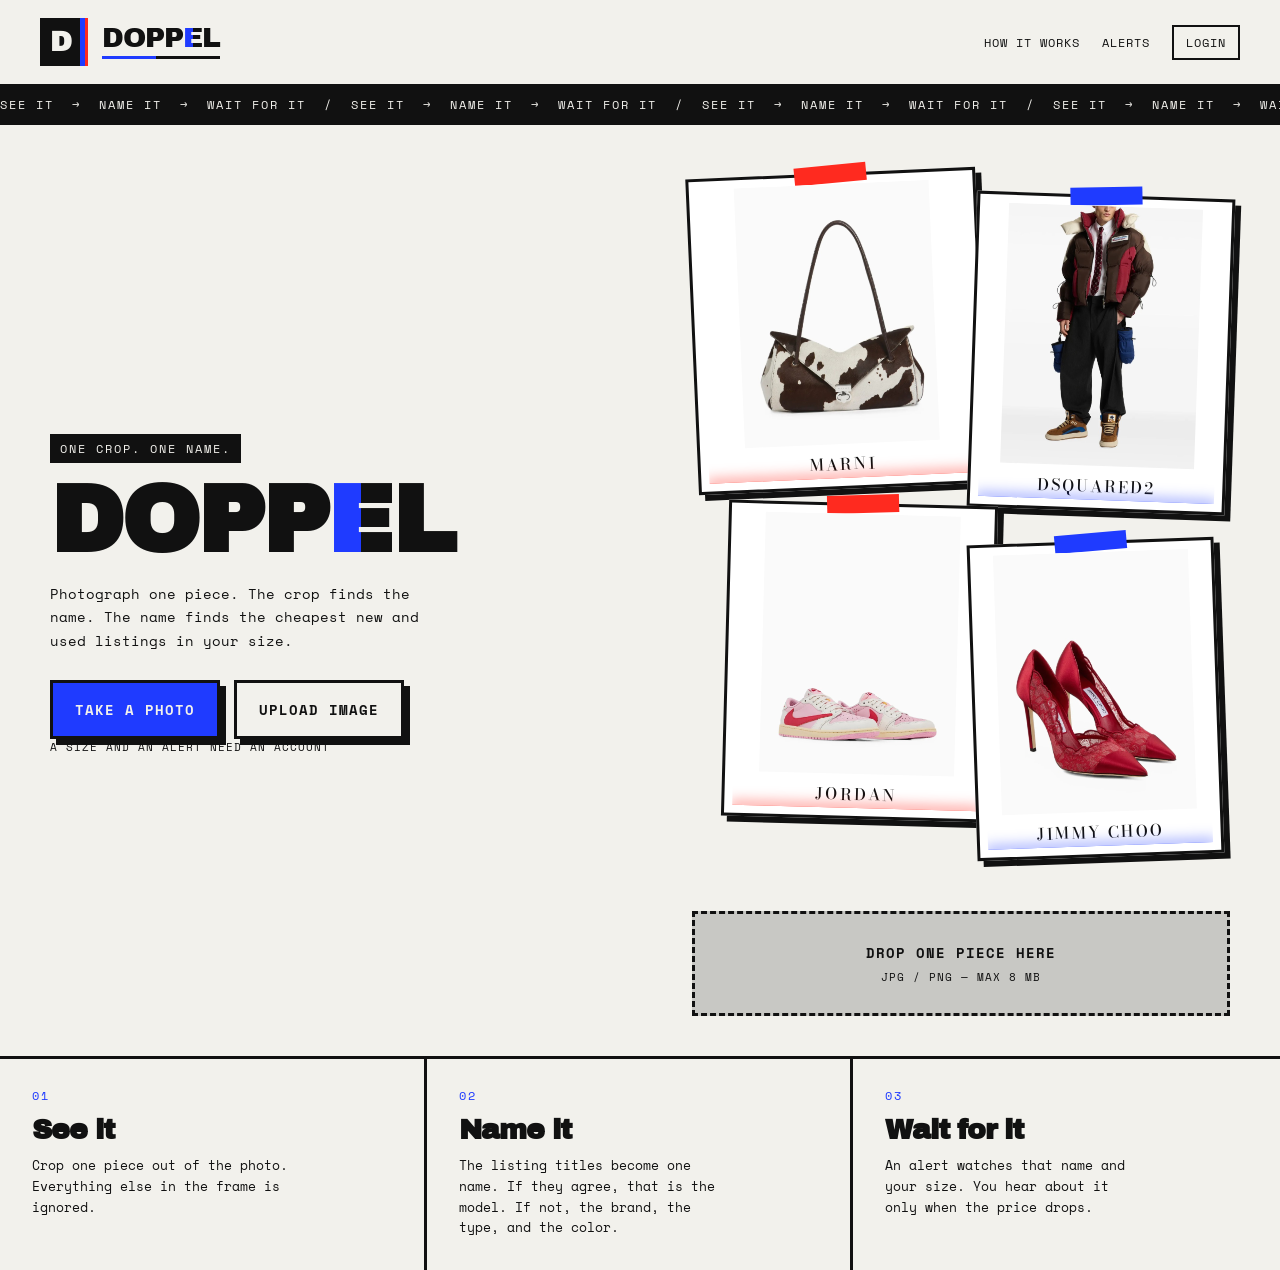
<file: frontend/index.html>
<!DOCTYPE html>
<html lang="en">
<head>
  <meta charset="utf-8">
  <meta name="viewport" content="width=device-width, initial-scale=1">
  <title>Doppel</title>
  <link rel="preconnect" href="https://fonts.googleapis.com">
  <link rel="preconnect" href="https://fonts.gstatic.com" crossorigin>
  <link href="https://fonts.googleapis.com/css2?family=Archivo+Black&family=Bodoni+Moda:opsz,wght@6..96,500&family=Space+Mono:wght@400;700&display=swap" rel="stylesheet">
  <link rel="stylesheet" href="styles.css">
</head>
<body data-page="home">
  <header>
    <a class="brand" href="index.html">
      <span class="mark" aria-hidden="true"><b>D</b><span class="stripes"><i></i><i></i></span></span>
      <span>
        <span class="word">DOPP<em>E</em>L</span>
        <span class="rule"></span>
      </span>
    </a>
    <nav>
      <a href="#how">How it works</a>
      <a href = "alerts.html"> Alerts </a>
      <a class="login" data-account href="login.html">Login</a>
    </nav>
  </header>

  <div class="marquee" aria-hidden="true"><span>SEE IT &nbsp;→&nbsp; NAME IT &nbsp;→&nbsp; WAIT FOR IT &nbsp;/&nbsp; SEE IT &nbsp;→&nbsp; NAME IT &nbsp;→&nbsp; WAIT FOR IT &nbsp;/&nbsp; SEE IT &nbsp;→&nbsp; NAME IT &nbsp;→&nbsp; WAIT FOR IT &nbsp;/&nbsp; SEE IT &nbsp;→&nbsp; NAME IT &nbsp;→&nbsp; WAIT FOR IT &nbsp;/&nbsp;</span></div>

  <section class="hero">
    <div>
      <div class="kicker">ONE CROP. ONE NAME.</div>
      <h1>DOPP<em>E</em>L</h1>
      <p class="sub">Photograph one piece. The crop finds the name. The name finds the cheapest new and used listings in your size.</p>
      <div class="actions">
        <button class="btn primary" id="shoot" type="button">Take a photo</button>
        <button class="btn" id="pick" type="button">Upload image</button>
      </div>
      <p class="note" data-note>A SIZE AND AN ALERT NEED AN ACCOUNT</p>
      <form id = "sizes" hidden>
        <div class = "split">
          <label class = "field">Clothes size <input name = "clothes_size" autocomplete="off" placeholder = "M"></label>
          <label class="field"> Shoe size <input name = "shoe_size" autocomplete="off" placeholder="40"></label>
        </div>
        <button class = "btn" type = "submit"> Save size </button>
      </form>
      <p class="note" data-status></p>
    </div>

    <div class="stage">
      <div class="stack">
        <figure class="polaroid p1">
          <div class="tape"></div>
          <div class="frame scan red">
            <img src="img/marni.webp" alt="Marni white and brown cow-print ponyhair e/w shoulder bag">
            <figcaption>Marni</figcaption>
          </div>
        </figure>
        <figure class="polaroid p2">
          <div class="tape blue"></div>
          <div class="frame scan blue">
            <img src="img/dsquared2.webp" alt="DSQUARED2 drawstring down jacket">
            <figcaption>Dsquared2</figcaption>
          </div>
        </figure>
        <figure class="polaroid p3">
          <div class="tape"></div>
          <div class="frame scan red">
            <img src="img/jordan.webp" alt="Jordan x Travis Scott Air Jordan 1 Low OG lace-up sneakers">
            <figcaption>Jordan</figcaption>
          </div>
        </figure>
        <figure class="polaroid p4">
          <div class="tape blue"></div>
          <div class="frame scan blue">
            <img src="img/jimmy-choo.webp" alt="Jimmy Choo Brigitte lace-panel pumps">
            <figcaption>Jimmy Choo</figcaption>
          </div>
        </figure>
      </div>
      <label class="drop">
        <strong>DROP ONE PIECE HERE</strong>
        <span>JPG / PNG — MAX 8 MB</span>
        <input id="file" type="file" accept="image/jpeg,image/png,image/webp">
      </label>
    </div>
  </section>

  <section class="steps" id="how">
    <article class="step">
      <small>01</small>
      <h2>See it</h2>
      <p>Crop one piece out of the photo. Everything else in the frame is ignored.</p>
    </article>
    <article class="step">
      <small>02</small>
      <h2>Name it</h2>
      <p>The listing titles become one name. If they agree, that is the model. If not, the brand, the type, and the color.</p>
    </article>
    <article class="step">
      <small>03</small>
      <h2>Wait for it</h2>
      <p>An alert watches that name and your size. You hear about it only when the price drops.</p>
    </article>
  </section>

  <section id="camera" class="camera" hidden>
    <header>
      <span class="word">DOPP<em>E</em>L</span>
      <button class="login" id="close-camera" type="button">Close</button>
    </header>
    <div class="view">
      <video id="video" playsinline autoplay muted></video>
    </div>
    <div class="shutter-row">
      <button id="shutter" type="button" aria-label="Take photo"></button>
    </div>
  </section>
  <script src="app.js"></script>
</body>
</html>
</file>
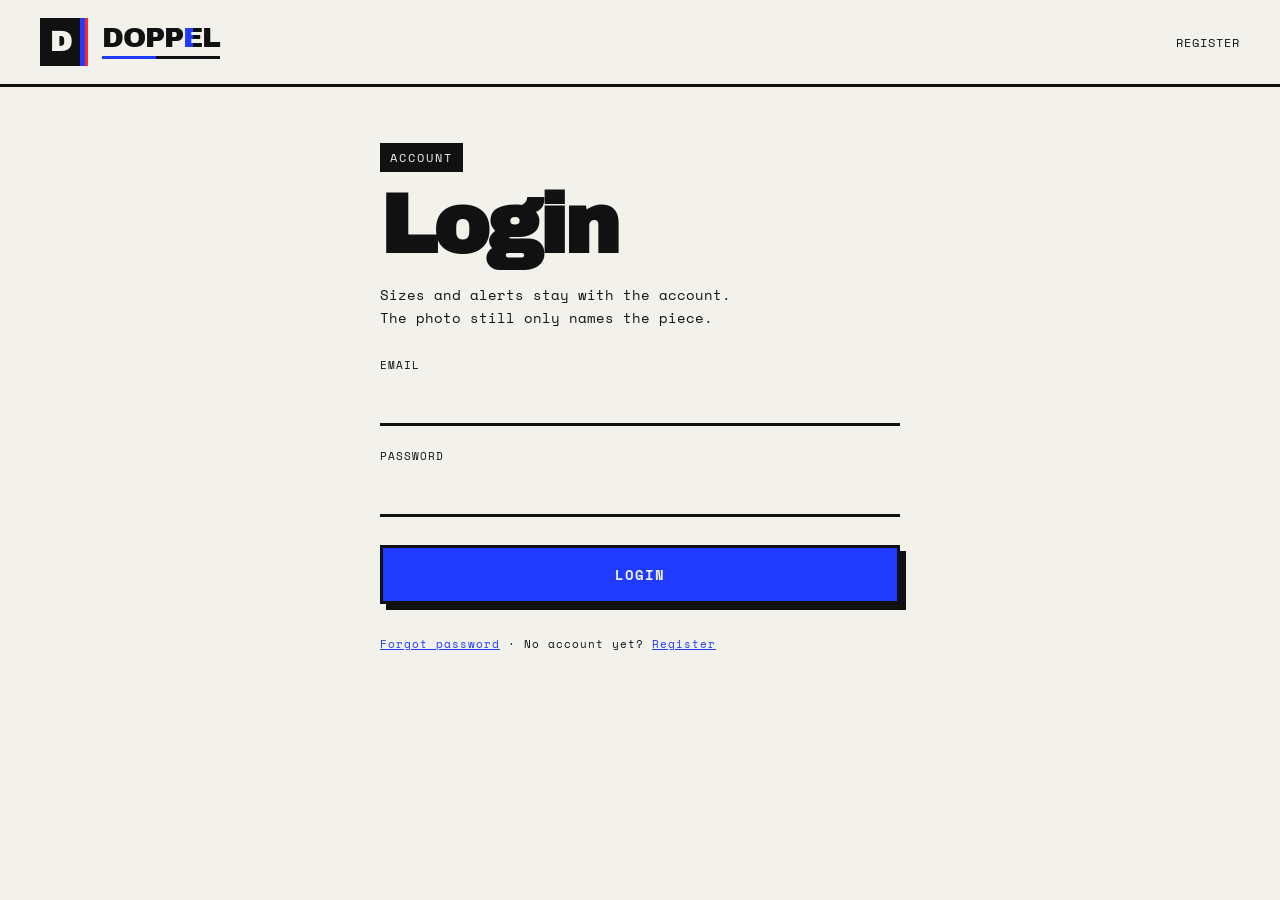
<file: frontend/alerts.html>
<html lang = "en">
    <head>
        <meta charset="utf-8">
        <meta name = "viewport" content="width=device-width, initial-scale=1">
        <title>Doppel - Alerts</title>
        <link rel="preconnect" href="https://fonts.googleapis.com">
        <link rel="preconnect" href="https://fonts.gstatic.com" crossorigin>
        <link href="https://fonts.googleapis.com/css2?family=Archivo+Black&family=Space+Mono:wght@400;700&display=swap" rel="stylesheet">
        <link rel="stylesheet" href="styles.css">
    </head>
    <body data-page = "alerts">
        <header>
    <a class="brand" href="index.html">
      <span class="mark" aria-hidden="true"><b>D</b><span class="stripes"><i></i><i></i></span></span>
      <span>
        <span class="word">DOPP<em>E</em>L</span>
        <span class="rule"></span>
      </span>
    </a>
    <nav>
      <a href="index.html">New photo</a>
      <a class="login" data-account href="login.html">Login</a>
    </nav>
  </header>
  <div class="marquee" aria-hidden="true"><span>SEE IT / NAME IT / WAIT FOR IT / SEE IT / NAME IT / WAIT FOR IT / </span></div>
  <main class="page">
    <div class="kicker">YOUR ALERTS</div>
    <h2 class="found">Watching</h2>
    <p class="note" data-status></p>
    <p class="sub" id="alert-empty" hidden>No alerts yet. Watch a price from a result.</p>
    <div id="alert-list"></div>
  </main>
  <script src="app.js"></script>
</body>
</html>
</file>
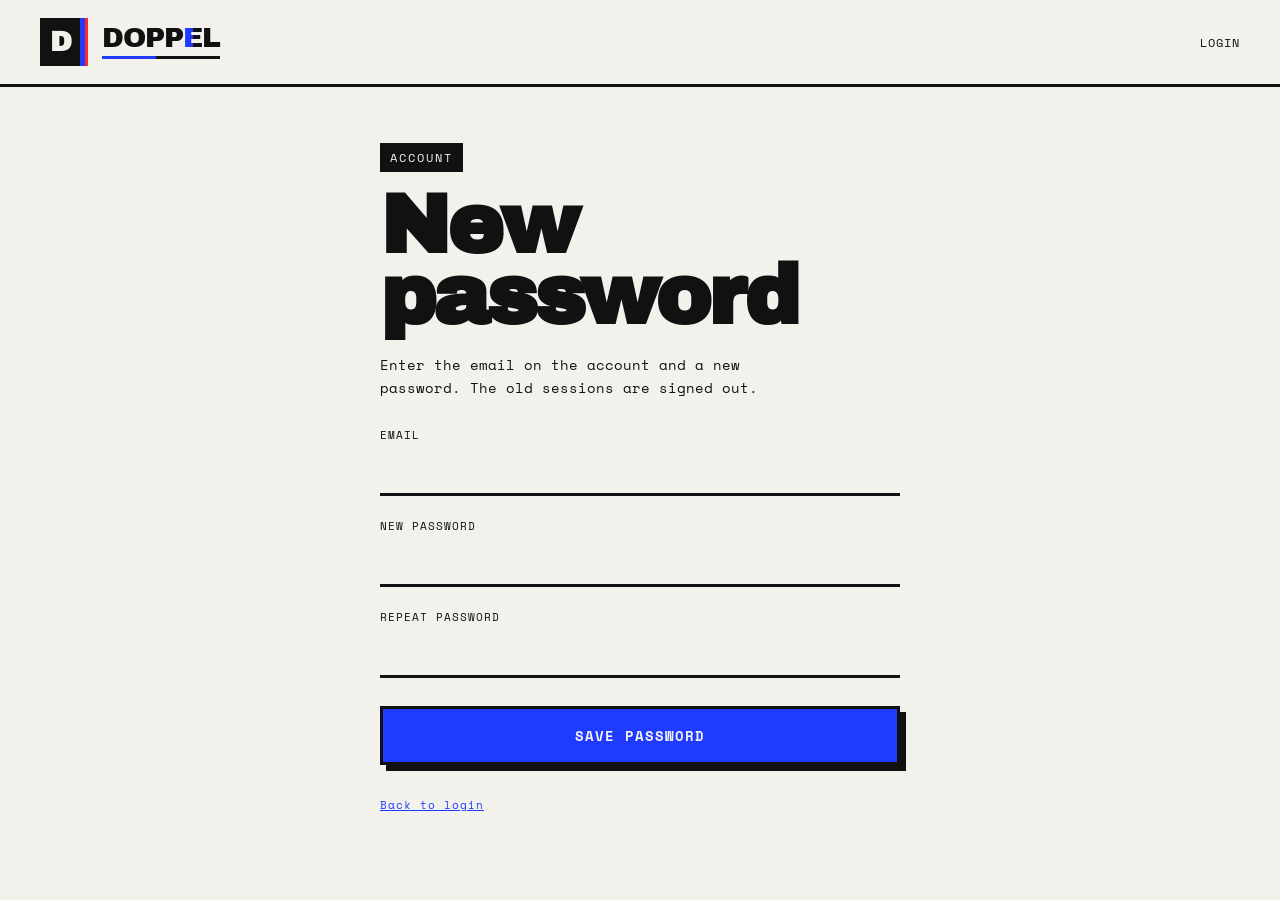
<file: frontend/forgot.html>
<!DOCTYPE html>
<html lang="en">
<head>
  <meta charset="utf-8">
  <meta name="viewport" content="width=device-width, initial-scale=1">
  <title>Doppel — Forgot password</title>
  <link rel="preconnect" href="https://fonts.googleapis.com">
  <link rel="preconnect" href="https://fonts.gstatic.com" crossorigin>
  <link href="https://fonts.googleapis.com/css2?family=Archivo+Black&family=Space+Mono:wght@400;700&display=swap" rel="stylesheet">
  <link rel="stylesheet" href="styles.css">
</head>
<body data-page="forgot">
  <header>
    <a class="brand" href="index.html">
      <span class="mark" aria-hidden="true"><b>D</b><span class="stripes"><i></i><i></i></span></span>
      <span>
        <span class="word">DOPP<em>E</em>L</span>
        <span class="rule"></span>
      </span>
    </a>
    <nav>
      <a href="login.html">Login</a>
    </nav>
  </header>

  <main class="auth">
    <div class="kicker">ACCOUNT</div>
    <h1>New password</h1>
    <p class="sub">Enter the email on the account and a new password. The old sessions are signed out.</p>
    <form id="forgot-form">
      <label class="field">Email<input type="email" name="email" autocomplete="email" required></label>
      <label class="field">New password<input type="password" name="password" autocomplete="new-password" required></label>
      <label class="field">Repeat password<input type="password" name="again" autocomplete="new-password" required></label>
      <button class="btn primary" type="submit">Save password</button>
      <p class="error" data-error></p>
    </form>
    <p class="note"><a href="login.html">Back to login</a></p>
  </main>
  <script src="app.js"></script>
</body>
</html>
</file>
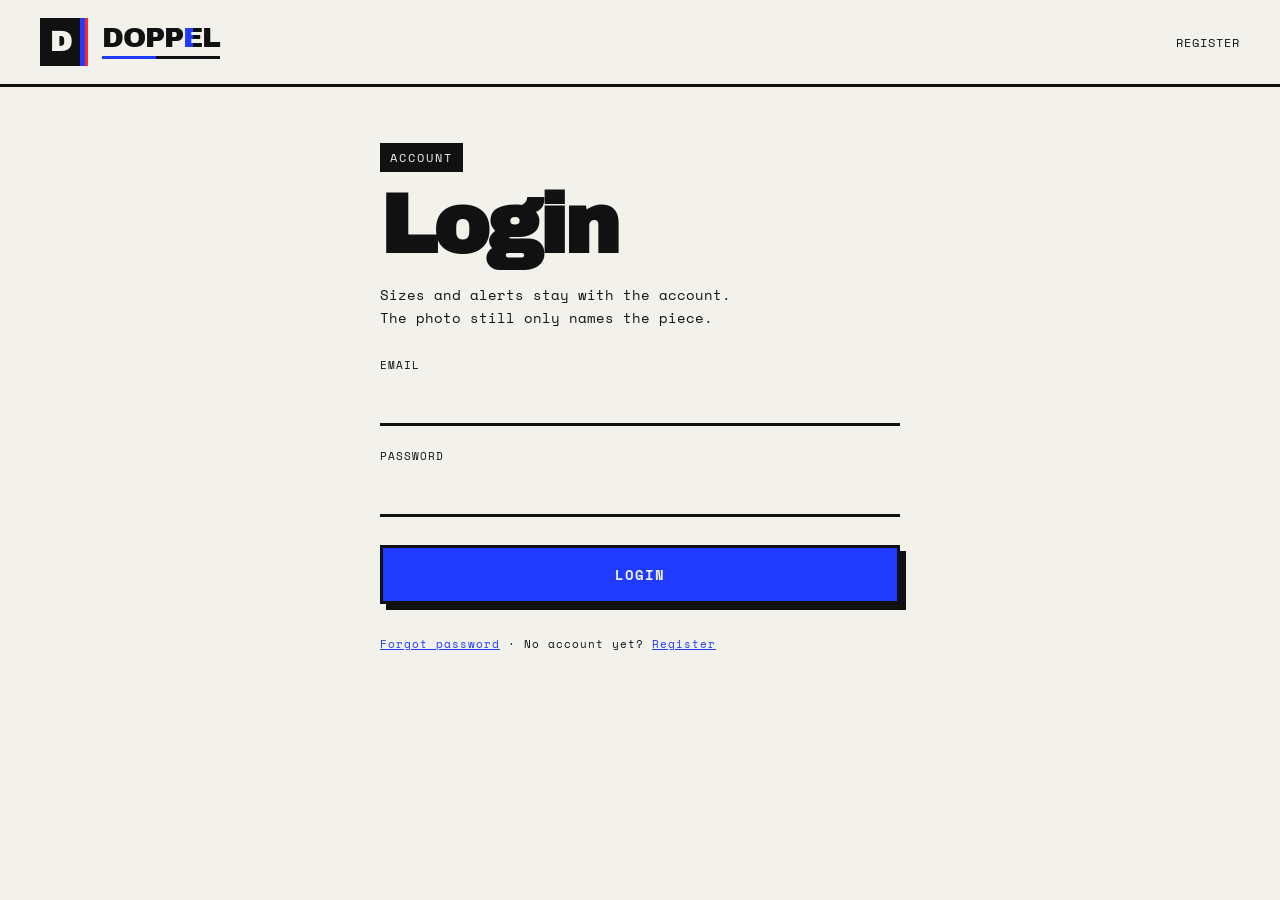
<file: frontend/login.html>
<!DOCTYPE html>
<html lang="en">
<head>
  <meta charset="utf-8">
  <meta name="viewport" content="width=device-width, initial-scale=1">
  <title>Doppel — Login</title>
  <link rel="preconnect" href="https://fonts.googleapis.com">
  <link rel="preconnect" href="https://fonts.gstatic.com" crossorigin>
  <link href="https://fonts.googleapis.com/css2?family=Archivo+Black&family=Space+Mono:wght@400;700&display=swap" rel="stylesheet">
  <link rel="stylesheet" href="styles.css">
</head>
<body data-page="login">
  <header>
    <a class="brand" href="index.html">
      <span class="mark" aria-hidden="true"><b>D</b><span class="stripes"><i></i><i></i></span></span>
      <span>
        <span class="word">DOPP<em>E</em>L</span>
        <span class="rule"></span>
      </span>
    </a>
    <nav>
      <a href="register.html">Register</a>
    </nav>
  </header>

  <main class="auth">
    <div class="kicker">ACCOUNT</div>
    <h1>Login</h1>
    <p class="sub">Sizes and alerts stay with the account. The photo still only names the piece.</p>
    <form id="login-form">
      <label class="field">Email<input type="email" name="email" autocomplete="email" required></label>
      <label class="field">Password<input type="password" name="password" autocomplete="current-password" required></label>
      <button class="btn primary" type="submit">Login</button>
      <p class="error" data-error></p>
    </form>
    <p class="note" data-notice></p>
    <p class="note"><a href="forgot.html">Forgot password</a> · No account yet? <a href="register.html">Register</a></p>
  </main>
  <script src="app.js"></script>
</body>
</html>
</file>
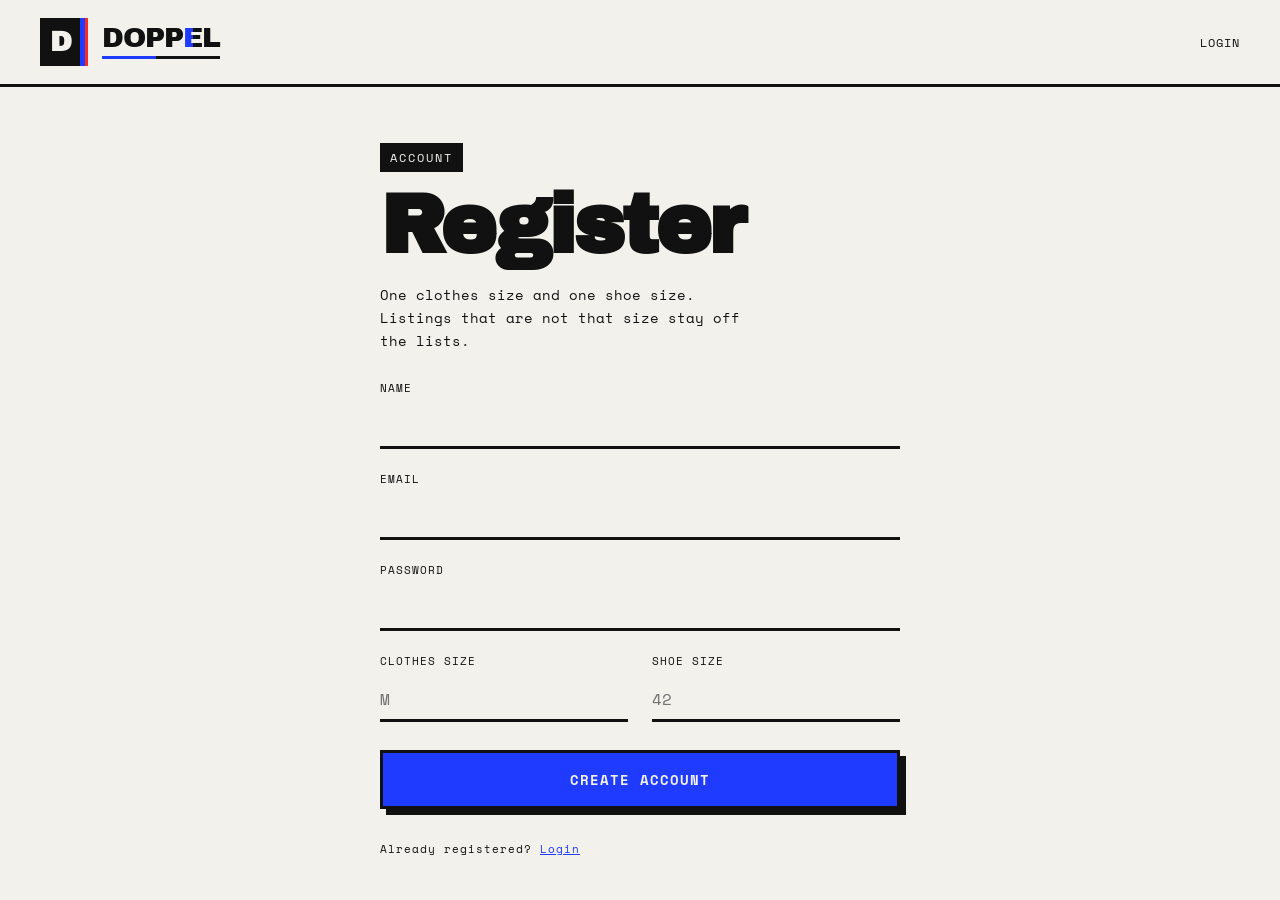
<file: frontend/register.html>
<!DOCTYPE html>
<html lang="en">
<head>
  <meta charset="utf-8">
  <meta name="viewport" content="width=device-width, initial-scale=1">
  <title>Doppel — Register</title>
  <link rel="preconnect" href="https://fonts.googleapis.com">
  <link rel="preconnect" href="https://fonts.gstatic.com" crossorigin>
  <link href="https://fonts.googleapis.com/css2?family=Archivo+Black&family=Space+Mono:wght@400;700&display=swap" rel="stylesheet">
  <link rel="stylesheet" href="styles.css">
</head>
<body data-page="register">
  <header>
    <a class="brand" href="index.html">
      <span class="mark" aria-hidden="true"><b>D</b><span class="stripes"><i></i><i></i></span></span>
      <span>
        <span class="word">DOPP<em>E</em>L</span>
        <span class="rule"></span>
      </span>
    </a>
    <nav>
      <a href="login.html">Login</a>
    </nav>
  </header>

  <main class="auth">
    <div class="kicker">ACCOUNT</div>
    <h1>Register</h1>
    <p class="sub">One clothes size and one shoe size. Listings that are not that size stay off the lists.</p>
    <form id="register-form">
      <label class="field">Name<input name="name" autocomplete="name" required></label>
      <label class="field">Email<input type="email" name="email" autocomplete="email" required></label>
      <label class="field">Password<input type="password" name="password" autocomplete="new-password" required></label>
      <div class="split">
        <label class="field">Clothes size<input name="clothes_size" autocomplete="off" placeholder="M"></label>
        <label class="field">Shoe size<input name="shoe_size" autocomplete="off" placeholder="42"></label>
      </div>
      <button class="btn primary" type="submit">Create account</button>
      <p class="error" data-error></p>
    </form>
    <p class="note">Already registered? <a href="login.html">Login</a></p>
  </main>
  <script src="app.js"></script>
</body>
</html>
</file>
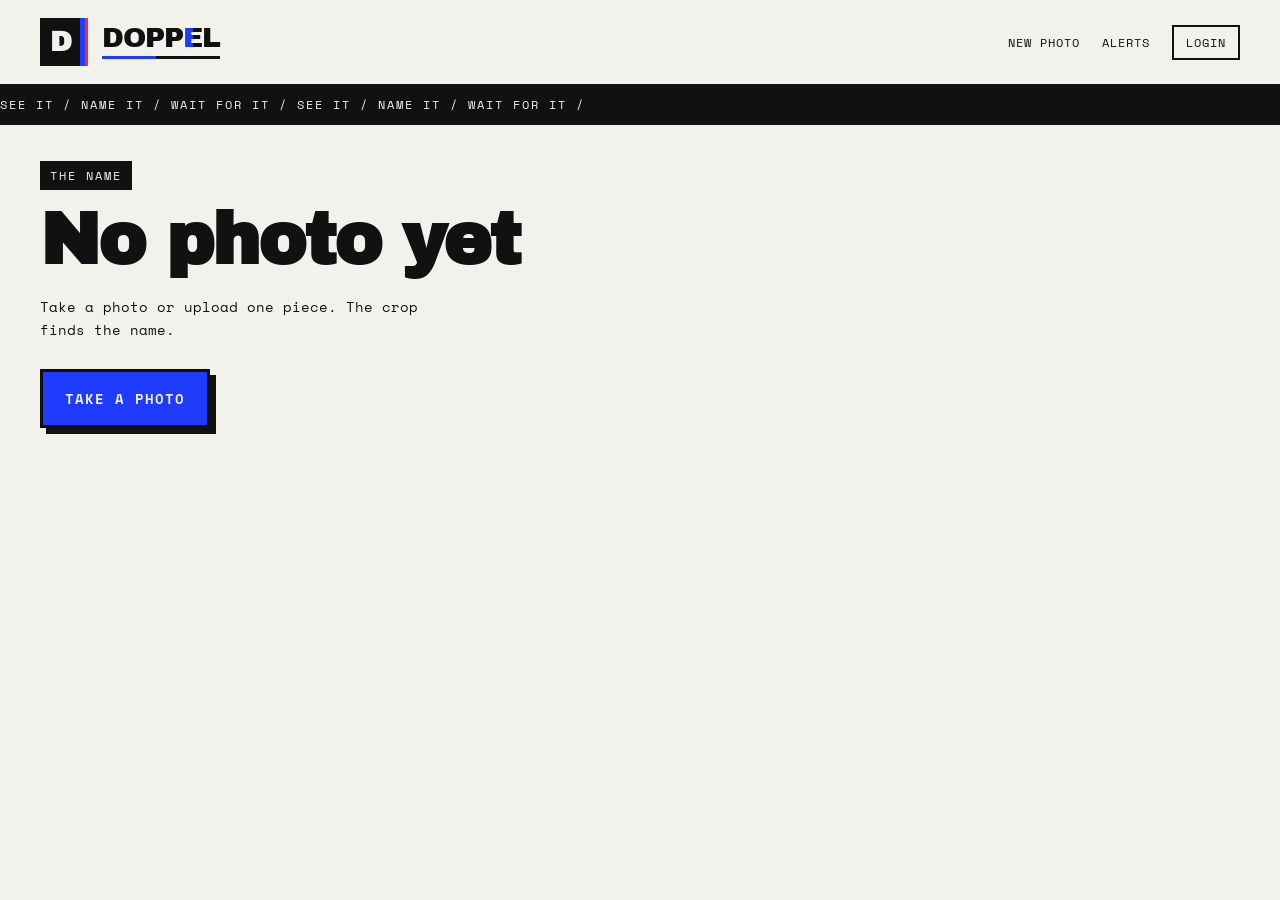
<file: frontend/results.html>
<!DOCTYPE html>
<html lang="en">
<head>
  <meta charset="utf-8">
  <meta name="viewport" content="width=device-width, initial-scale=1">
  <title>Doppel</title>
  <link rel="preconnect" href="https://fonts.googleapis.com">
  <link rel="preconnect" href="https://fonts.gstatic.com" crossorigin>
  <link href="https://fonts.googleapis.com/css2?family=Archivo+Black&family=Space+Mono:wght@400;700&display=swap" rel="stylesheet">
  <link rel="stylesheet" href="styles.css">
</head>
<body data-page="results">
  <header>
    <a class="brand" href="index.html">
      <span class="mark" aria-hidden="true"><b>D</b><span class="stripes"><i></i><i></i></span></span>
      <span>
        <span class="word">DOPP<em>E</em>L</span>
        <span class="rule"></span>
      </span>
    </a>
    <nav>
      <a href="index.html">New photo</a>
      <a href = "alerts.html"> Alerts </a>
      <a class="login" data-account href="login.html">Login</a>
    </nav>
  </header>

  <div class="marquee" aria-hidden="true"><span>SEE IT / NAME IT / WAIT FOR IT / SEE IT / NAME IT / WAIT FOR IT / </span></div>

  <main class="page" id="empty" hidden>
    <div class="kicker">THE NAME</div>
    <h2 class="found">No photo yet</h2>
    <p class="sub">Take a photo or upload one piece. The crop finds the name.</p>
    <a class="btn primary" href="index.html">Take a photo</a>
  </main>

  <main class="page" id="hit" hidden>
    <div class="page-head">
      <div>
        <div class="kicker">THE NAME</div>
        <h2 class="found" id="piece-name"></h2>
        <p class="meta" id="piece-meta"></p>
      </div>
      <button class="btn primary" id="watch" type="button">Watch this price</button>
    </div>

    <div class="query">
      <figure class="qimg">
        <div class="tape"></div>
        <img id="crop" alt="The crop that was named">
        <div class="tag">YOUR CROP</div>
      </figure>
      <div class="readout" id="readout"></div>
    </div>

    <div class="ask">
      <p class="note" data-status></p>
      <button class="btn" id="similar" type="button" hidden>Show similar</button>
    </div>

    <div class="lists">
      <section>
        <div class="list-head">
          <h3>New</h3>
          <span>CHEAPEST FIRST</span>
        </div>
        <div id="new-list"></div>
      </section>
      <section>
        <div class="list-head">
          <h3>Used</h3>
          <span>SAME PIECE, WORN</span>
        </div>
        <div id="used-list"></div>
      </section>
    </div>
    <section id="similar-section" hidden>
      <div class="list-head">
        <h3>Similar</h3>
        <span>NOT THE SAME PIECE</span>
      </div>
      <div id="similar-list"></div>
    </section>
  </main>
  <script src="app.js"></script>
</body>
</html>
</file>
<file: frontend/styles.css>
:root {
  --paper: #f2f1ec;
  --ink: #111111;
  --cobalt: #1f3bff;
  --tape: #ff2a1f;
  --concrete: #c8c8c4;
  --line: 3px;
}

* { box-sizing: border-box; margin: 0; padding: 0; }

html { scroll-behavior: smooth; }

body {
  min-height: 100vh;
  background: var(--paper);
  color: var(--ink);
  font-family: "Archivo Black", "Arial Black", sans-serif;
  -webkit-font-smoothing: antialiased;
}

img { display: block; max-width: 100%; }

a { color: inherit; }

button, label.drop { font: inherit; }

.mono {
  font-family: "Space Mono", "Courier New", monospace;
  font-weight: 400;
}

header {
  display: flex;
  align-items: center;
  justify-content: space-between;
  gap: 24px;
  padding: 18px 40px;
  border-bottom: var(--line) solid var(--ink);
}

.brand {
  display: flex;
  align-items: center;
  gap: 14px;
  text-decoration: none;
}

.mark {
  display: flex;
  width: 48px;
  height: 48px;
  background: var(--ink);
  flex: none;
}

.mark b {
  flex: 1;
  display: grid;
  place-items: center;
  color: var(--paper);
  font-size: 28px;
  line-height: 1;
  letter-spacing: -1px;
}

.stripes { display: flex; width: 8px; }
.stripes i:first-child { flex: 1.4; background: var(--cobalt); }
.stripes i:last-child { flex: 0.7; background: var(--tape); }

.word {
  font-size: 28px;
  letter-spacing: -1px;
  line-height: 0.85;
}

.word em {
  font-style: normal;
  background: linear-gradient(90deg, var(--cobalt) 52%, var(--ink) 52%);
  -webkit-background-clip: text;
  background-clip: text;
  color: transparent;
}

.rule {
  display: block;
  height: 3px;
  margin-top: 6px;
  background: linear-gradient(90deg, var(--cobalt) 46%, var(--ink) 46%);
}

nav { display: flex; align-items: center; gap: 22px; }

nav a {
  font-family: "Space Mono", monospace;
  font-size: 12px;
  letter-spacing: 1px;
  text-decoration: none;
  text-transform: uppercase;
}

nav a:hover { color: var(--cobalt); }

.login {
  border: 2px solid var(--ink);
  padding: 7px 12px;
}

.login:hover { background: var(--ink); color: var(--paper); }

.marquee {
  overflow: hidden;
  white-space: nowrap;
  border-bottom: var(--line) solid var(--ink);
  background: var(--ink);
  color: var(--paper);
  font-family: "Space Mono", monospace;
  font-size: 12px;
  letter-spacing: 2px;
  padding: 9px 0;
}

.marquee.cobalt { background: var(--cobalt); border-color: var(--cobalt); }

.marquee span {
  display: inline-block;
  animation: mq 28s linear infinite;
}

@keyframes mq {
  from { transform: translateX(0); }
  to { transform: translateX(-50%); }
}

.hero {
  display: grid;
  grid-template-columns: minmax(0, 1.05fr) minmax(0, 0.95fr);
  gap: 48px;
  align-items: center;
  width: min(1180px, calc(100% - 80px));
  margin: 0 auto;
  padding: 48px 0 40px;
}

.kicker {
  display: inline-block;
  margin-bottom: 18px;
  padding: 6px 10px;
  background: var(--ink);
  color: var(--paper);
  font-family: "Space Mono", monospace;
  font-size: 12px;
  letter-spacing: 2px;
}

h1 {
  font-size: clamp(64px, 7.4vw, 108px);
  line-height: 0.84;
  letter-spacing: -3px;
}

h1 em {
  font-style: normal;
  background: linear-gradient(90deg, var(--cobalt) 52%, var(--ink) 52%);
  -webkit-background-clip: text;
  background-clip: text;
  color: transparent;
}

.sub {
  max-width: 42ch;
  margin: 22px 0 28px;
  font-family: "Space Mono", monospace;
  font-size: 14px;
  line-height: 1.65;
}

.actions { display: flex; flex-wrap: wrap; gap: 14px; }

.btn {
  display: inline-block;
  border: var(--line) solid var(--ink);
  background: var(--paper);
  box-shadow: 6px 6px 0 var(--ink);
  padding: 16px 22px;
  color: var(--ink);
  font-family: "Space Mono", monospace;
  font-size: 14px;
  font-weight: 700;
  letter-spacing: 1px;
  text-decoration: none;
  text-transform: uppercase;
  cursor: pointer;
  transition: transform 0.12s ease, box-shadow 0.12s ease;
}

.btn:hover { transform: translate(3px, 3px); box-shadow: 3px 3px 0 var(--ink); }
.btn:active { transform: translate(6px, 6px); box-shadow: 0 0 0 var(--ink); }
.btn.primary { background: var(--cobalt); color: var(--paper); }

.note {
  margin-top: 0;
  font-family: "Space Mono", monospace;
  font-size: 11px;
  letter-spacing: 1px;
  line-height: 1.5;
}

.ask {
  display: flex;
  flex-wrap: wrap;
  align-items: center;
  gap: 16px 20px;
  margin: 4px 0 36px;
}

.ask .btn { margin: 6px 6px 0 0; }

.ask:has(#similar[hidden]) .note:empty { display: none; }
.ask:has(#similar[hidden]):not(:has(.note:not(:empty))) { display: none; }

.stage { display: flex; flex-direction: column; gap: 18px; }

.stack { position: relative; height: 720px; }

.polaroid {
  position: absolute;
  background: #fff;
  border: var(--line) solid var(--ink);
  padding: 8px;
  box-shadow: 6px 6px 0 var(--ink);
}

.frame {
  position: relative;
  overflow: hidden;
  background: #fff;
}

.frame img {
  display: block;
  width: 100%;
  height: 260px;
  object-fit: contain;
  background: #fff;
}

.frame.scan::after {
  content: "";
  position: absolute;
  left: 0;
  right: 0;
  height: 3px;
  animation: scan 2.8s cubic-bezier(0.6, 0, 0.4, 1) infinite;
  pointer-events: none;
}

.frame.scan.red::after {
  background: var(--tape);
  box-shadow: 0 0 14px 3px rgba(255, 42, 31, 0.55);
}

.frame.scan.blue::after {
  background: var(--cobalt);
  box-shadow: 0 0 14px 3px rgba(31, 59, 255, 0.5);
}

.p2 .frame.scan::after { animation-delay: 0.7s; }
.p3 .frame.scan::after { animation-delay: 1.4s; }
.p4 .frame.scan::after { animation-delay: 2.1s; }

.polaroid figcaption {
  display: block;
  padding: 12px 4px 6px;
  font-family: "Bodoni Moda", Didot, "Bodoni MT", serif;
  font-weight: 500;
  font-size: 16px;
  letter-spacing: 0.14em;
  text-transform: uppercase;
  text-align: center;
  line-height: 1;
}

.p1 { width: 54%; top: 0; left: 0; z-index: 1; transform: rotate(-2.5deg); }
.p2 { width: 48%; top: 22px; right: 0; z-index: 2; transform: rotate(2deg); }
.p3 { width: 50%; top: 330px; left: 6%; z-index: 3; transform: rotate(1.5deg); }
.p4 { width: 46%; top: 368px; right: 2%; z-index: 4; transform: rotate(-2deg); }

.tape {
  position: absolute;
  top: -11px;
  left: 50%;
  width: 72px;
  height: 18px;
  background: var(--tape);
  transform: translateX(-50%) rotate(-3deg);
}

.tape.blue { background: var(--cobalt); }

.tag {
  position: absolute;
  top: 22px;
  left: -10px;
  border: 2px solid var(--ink);
  background: var(--cobalt);
  color: var(--paper);
  padding: 4px 8px;
  font-family: "Space Mono", monospace;
  font-size: 11px;
  letter-spacing: 0.5px;
}

.tag.dark { top: auto; bottom: 46px; left: auto; right: -10px; background: var(--ink); }

@keyframes scan {
  0% { top: 0; }
  70% { top: 100%; }
  100% { top: 100%; }
}

.drop {
  display: block;
  border: var(--line) dashed var(--ink);
  background: var(--concrete);
  padding: 28px 16px;
  text-align: center;
  cursor: pointer;
}

.drop:hover { background: #d8d8d4; }
.drop strong { display: block; font-family: "Space Mono", monospace; font-size: 14px; letter-spacing: 1px; }
.drop span { display: block; margin-top: 6px; font-family: "Space Mono", monospace; font-size: 11px; letter-spacing: 1px; }
.drop input { display: none; }

.steps {
  display: grid;
  grid-template-columns: repeat(3, 1fr);
  border-top: var(--line) solid var(--ink);
}

.step {
  padding: 28px 32px 32px;
  border-right: var(--line) solid var(--ink);
}

.step:last-child { border-right: 0; }

.step small {
  display: block;
  margin-bottom: 10px;
  color: var(--cobalt);
  font-family: "Space Mono", monospace;
  font-size: 12px;
  letter-spacing: 2px;
}

.step h2 { font-size: 28px; letter-spacing: -1px; margin-bottom: 10px; }

.step p {
  max-width: 32ch;
  font-family: "Space Mono", monospace;
  font-size: 13px;
  line-height: 1.6;
}

.page { padding: 36px 40px 48px; }

.page-head {
  display: flex;
  justify-content: space-between;
  align-items: flex-end;
  gap: 24px;
  margin-bottom: 32px;
}

h2.found {
  font-size: clamp(40px, 6vw, 72px);
  letter-spacing: -2px;
  line-height: 0.9;
}

.meta {
  margin-top: 12px;
  font-family: "Space Mono", monospace;
  font-size: 13px;
  letter-spacing: 1px;
}

.meta b { color: var(--cobalt); }

.query {
  display: grid;
  grid-template-columns: 280px minmax(0, 520px);
  gap: 28px;
  align-items: start;
  margin-bottom: 36px;
}

.qimg {
  position: relative;
  border: var(--line) solid var(--ink);
  background: #fff;
  padding: 10px 10px 28px;
}

.qimg img { width: 100%; height: 320px; object-fit: contain; background: #fff; }

.readout {
  border: var(--line) solid var(--ink);
  background: #fff;
  padding: 28px 28px 24px;
  font-family: "Space Mono", monospace;
  font-size: 15px;
  line-height: 2;
}

.readout em {
  background: var(--cobalt);
  color: #fff;
  font-style: normal;
  padding: 0 6px;
}

.lists {
  display: grid;
  grid-template-columns: 1fr 1fr;
  gap: 28px;
}

#similar-section { margin-top: 28px; }

.list-head {
  display: flex;
  justify-content: space-between;
  align-items: baseline;
  flex-wrap: wrap;
  gap: 6px 16px;
  margin-bottom: 14px;
  padding-bottom: 8px;
  border-bottom: var(--line) solid var(--ink);
}

.list-head h3 { font-size: 28px; letter-spacing: -1px; }
.list-head span { font-family: "Space Mono", monospace; font-size: 12px; letter-spacing: 1px; }

#piece-name {
  font-size: clamp(28px, 4vw, 48px);
  line-height: 0.95;
}

.card {
  display: grid;
  grid-template-columns: 132px minmax(0, 1fr);
  gap: 14px;
  align-items: center;
  margin-bottom: 12px;
  border: var(--line) solid var(--ink);
  background: #fff;
  padding: 10px;
}

.card img { width: 132px; height: 132px; object-fit: contain; background: var(--paper); }

.card .who {
  margin-top: 8px;
  font-size: 15px;
  letter-spacing: -0.3px;
  line-height: 1.25;
  overflow-wrap: anywhere;
  display: -webkit-box;
  -webkit-line-clamp: 3;
  -webkit-box-orient: vertical;
  overflow: hidden;
}
.card .size { margin-top: 6px; font-family: "Space Mono", monospace; font-size: 12px; }
a.card { color: inherit; text-decoration: none; }
a.card .size { text-decoration: underline; text-underline-offset: 3px; }

.price {
  display: inline-block;
  margin-top: 8px;
  border: 2px solid var(--ink);
  background: var(--cobalt);
  color: var(--paper);
  padding: 2px 8px;
  font-family: "Space Mono", monospace;
  font-size: 13px;
  font-weight: 700;
}

.card:hover { transform: translate(-3px, -3px); box-shadow: 5px 5px 0 var(--ink); }

.lists .size {
  font-family: "Space Mono", monospace;
  font-size: 13px;
}

button.btn { appearance: none; }

.auth {
  width: min(520px, calc(100% - 48px));
  margin: 56px auto 80px;
}

.auth h1 { font-size: clamp(56px, 8vw, 84px); margin-bottom: 8px; }

.field {
  display: block;
  margin-top: 22px;
  font-family: "Space Mono", monospace;
  font-size: 11px;
  letter-spacing: 1px;
  text-transform: uppercase;
}

.field input {
  display: block;
  width: 100%;
  margin-top: 8px;
  border: 0;
  border-bottom: var(--line) solid var(--ink);
  border-radius: 0;
  background: transparent;
  padding: 10px 0 8px;
  color: var(--ink);
  font-family: "Space Mono", monospace;
  font-size: 16px;
  text-transform: none;
  letter-spacing: 0;
}

.field input:focus { outline: none; border-bottom-color: var(--cobalt); }

.split { display: grid; grid-template-columns: 1fr 1fr; gap: 24px; }

.auth .btn { width: 100%; margin-top: 28px; text-align: center; }

.auth .note a { color: var(--cobalt); }

.error {
  min-height: 1.4em;
  margin-top: 14px;
  color: var(--tape);
  font-family: "Space Mono", monospace;
  font-size: 13px;
}

.camera {
  position: fixed;
  inset: 0;
  z-index: 5;
  display: flex;
  flex-direction: column;
  background: var(--paper);
}

.camera[hidden] { display: none; }

.view {
  flex: 1;
  margin: 16px 40px;
  border: var(--line) solid var(--ink);
  background: var(--ink);
  overflow: hidden;
}

.view video { width: 100%; height: 100%; object-fit: cover; }

.shutter-row {
  display: flex;
  justify-content: center;
  padding: 8px 0 28px;
}

#shutter {
  width: 68px;
  height: 68px;
  border: var(--line) solid var(--ink);
  border-radius: 50%;
  background: var(--ink);
  cursor: pointer;
}

#shutter:hover { background: var(--cobalt); }

button.login {
  background: transparent;
  font-family: "Space Mono", monospace;
  font-size: 12px;
  letter-spacing: 1px;
  text-transform: uppercase;
  cursor: pointer;
}

body.is-busy { cursor: progress; }

@media (max-width: 1100px) {
  header, .page { padding-left: 20px; padding-right: 20px; }
  .hero { width: min(100% - 32px, 720px); padding-top: 32px; }
  .hero, .query, .lists, .steps, .page-head { grid-template-columns: 1fr; }
  .page-head { display: grid; align-items: start; }
  .page-head .btn { justify-self: start; }
  .query { margin-bottom: 24px; }
  .step { border-right: 0; border-bottom: var(--line) solid var(--ink); }
  .stack { height: 780px; }
  .p3 { top: 360px; }
  .p4 { top: 400px; }
  nav a:not(.login) { display: none; }
  h1 { font-size: 64px; }
}

@media (max-width: 720px) {
  header, .page { padding-left: 16px; padding-right: 16px; }
  .page { padding-top: 24px; }
  h2.found { font-size: clamp(32px, 12vw, 48px); }
  .query, .lists { grid-template-columns: 1fr; gap: 18px; }
  .qimg img { height: 240px; }
  .readout { padding: 18px 16px; font-size: 13px; line-height: 1.7; overflow-wrap: anywhere; }
  .ask { flex-direction: column; align-items: stretch; margin-bottom: 28px; }
  .ask .btn { width: 100%; text-align: center; margin: 0; }
  .page-head .btn { width: 100%; text-align: center; }
  .card { grid-template-columns: 96px minmax(0, 1fr); }
  .card img { width: 96px; height: 96px; }
}

@media (prefers-reduced-motion: reduce) {
  .marquee span, .scan::after { animation: none; }
  .btn, .card { transition: none; }
}

.alerts { display: grid; gap: 12px; max-width: 760px; margin-top: 28px; }
.alert {
  display: flex;
  justify-content: space-between;
  align-items: flex-end;
  gap: 16px;
  border: var(--line) solid var(--ink);
  background: #fff;
  padding: 16px 18px;
}
.alert .who { font-size: 22px; letter-spacing: -0.4px; line-height: 1.15; }
.alert .size { margin-top: 8px; font-family: "Space Mono", monospace; font-size: 12px; letter-spacing: 1px; }
.alert .fell { color: var(--tape); }

#sizes {
  margin-top: 22px;
  max-width: 420px;
}

#sizes .btn{
  margin-top: 18px;
}
</file>
